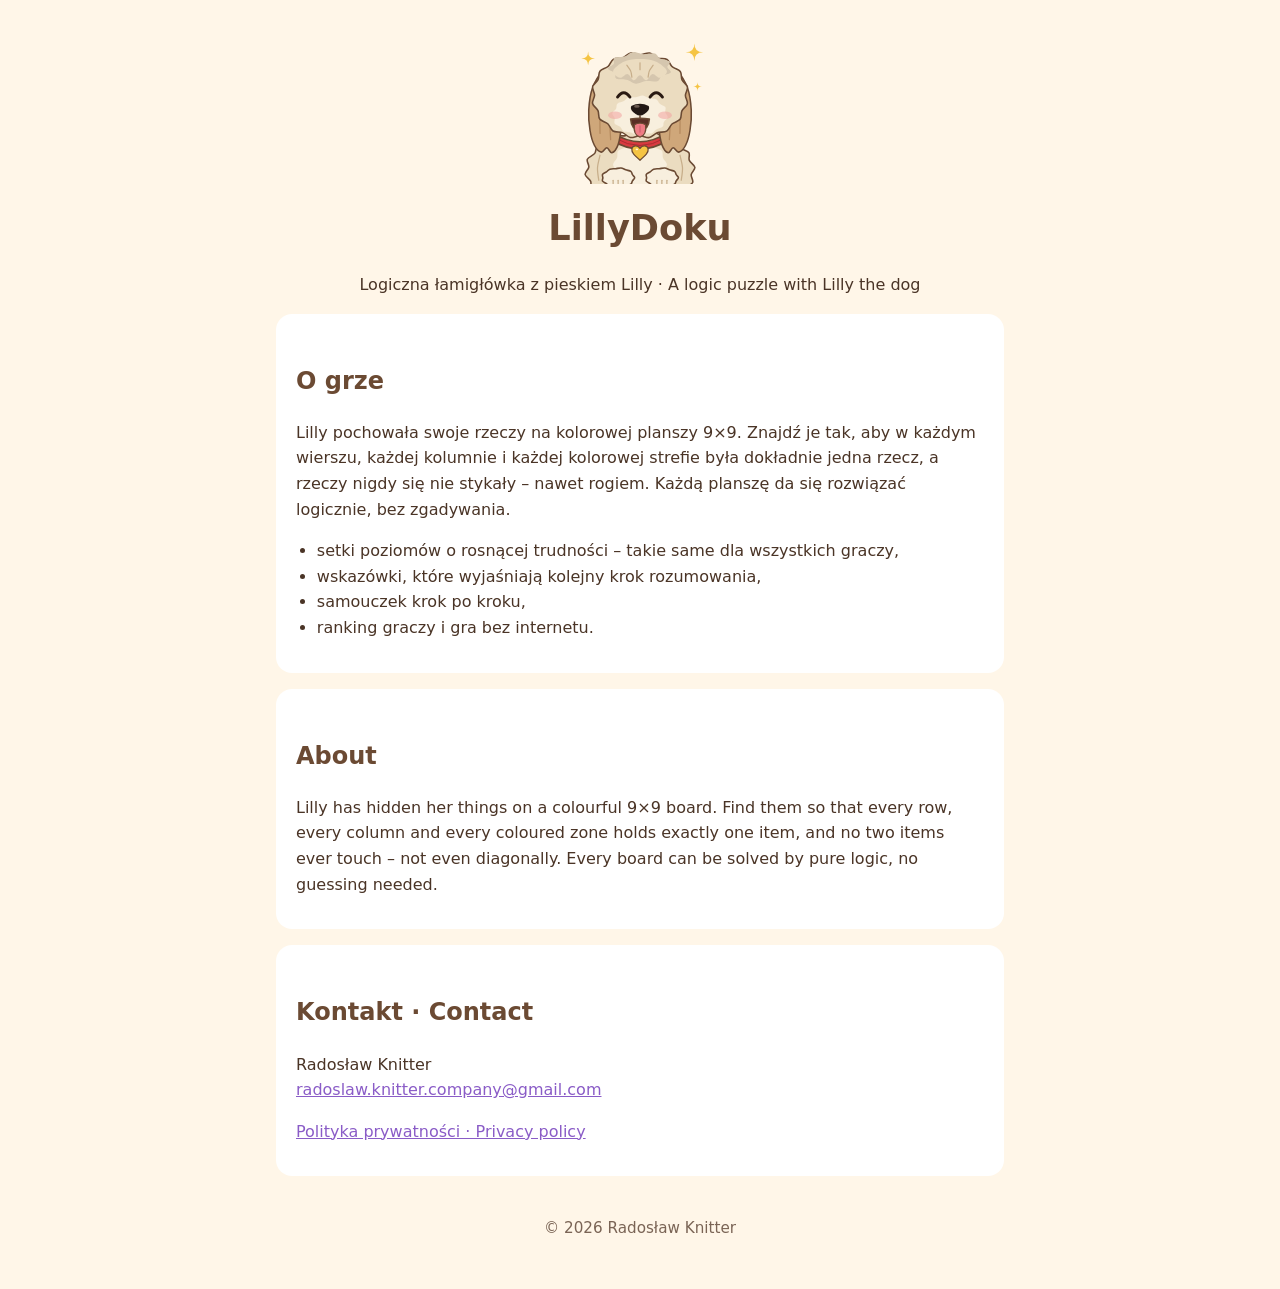
<file: index.html>
<!doctype html>
<html lang="pl">
<head>
  <meta charset="utf-8">
  <meta name="viewport" content="width=device-width, initial-scale=1">
  <title>LillyDoku</title>
  <meta name="description" content="LillyDoku – logiczna łamigłówka z pieskiem Lilly. Znajdź jej rzeczy na kolorowej planszy.">
  <link rel="stylesheet" href="style.css">
</head>
<body>
<main>
  <div class="hero">
    <img src="lilly.svg" alt="Lilly">
    <h1>LillyDoku</h1>
    <p>Logiczna łamigłówka z pieskiem Lilly · A logic puzzle with Lilly the dog</p>
  </div>

  <div class="card">
    <h2>O grze</h2>
    <p>Lilly pochowała swoje rzeczy na kolorowej planszy 9×9. Znajdź je tak, aby w każdym wierszu,
      każdej kolumnie i każdej kolorowej strefie była dokładnie jedna rzecz, a rzeczy nigdy się nie
      stykały – nawet rogiem. Każdą planszę da się rozwiązać logicznie, bez zgadywania.</p>
    <ul>
      <li>setki poziomów o rosnącej trudności – takie same dla wszystkich graczy,</li>
      <li>wskazówki, które wyjaśniają kolejny krok rozumowania,</li>
      <li>samouczek krok po kroku,</li>
      <li>ranking graczy i gra bez internetu.</li>
    </ul>
  </div>

  <div class="card">
    <h2>About</h2>
    <p>Lilly has hidden her things on a colourful 9×9 board. Find them so that every row, every column
      and every coloured zone holds exactly one item, and no two items ever touch – not even diagonally.
      Every board can be solved by pure logic, no guessing needed.</p>
  </div>

  <div class="card">
    <h2>Kontakt · Contact</h2>
    <p>Radosław Knitter<br>
      <a href="mailto:radoslaw.knitter.company@gmail.com">radoslaw.knitter.company@gmail.com</a></p>
    <p><a href="privacy.html">Polityka prywatności · Privacy policy</a></p>
  </div>

  <footer class="muted">© 2026 Radosław Knitter</footer>
</main>
</body>
</html>
</file>
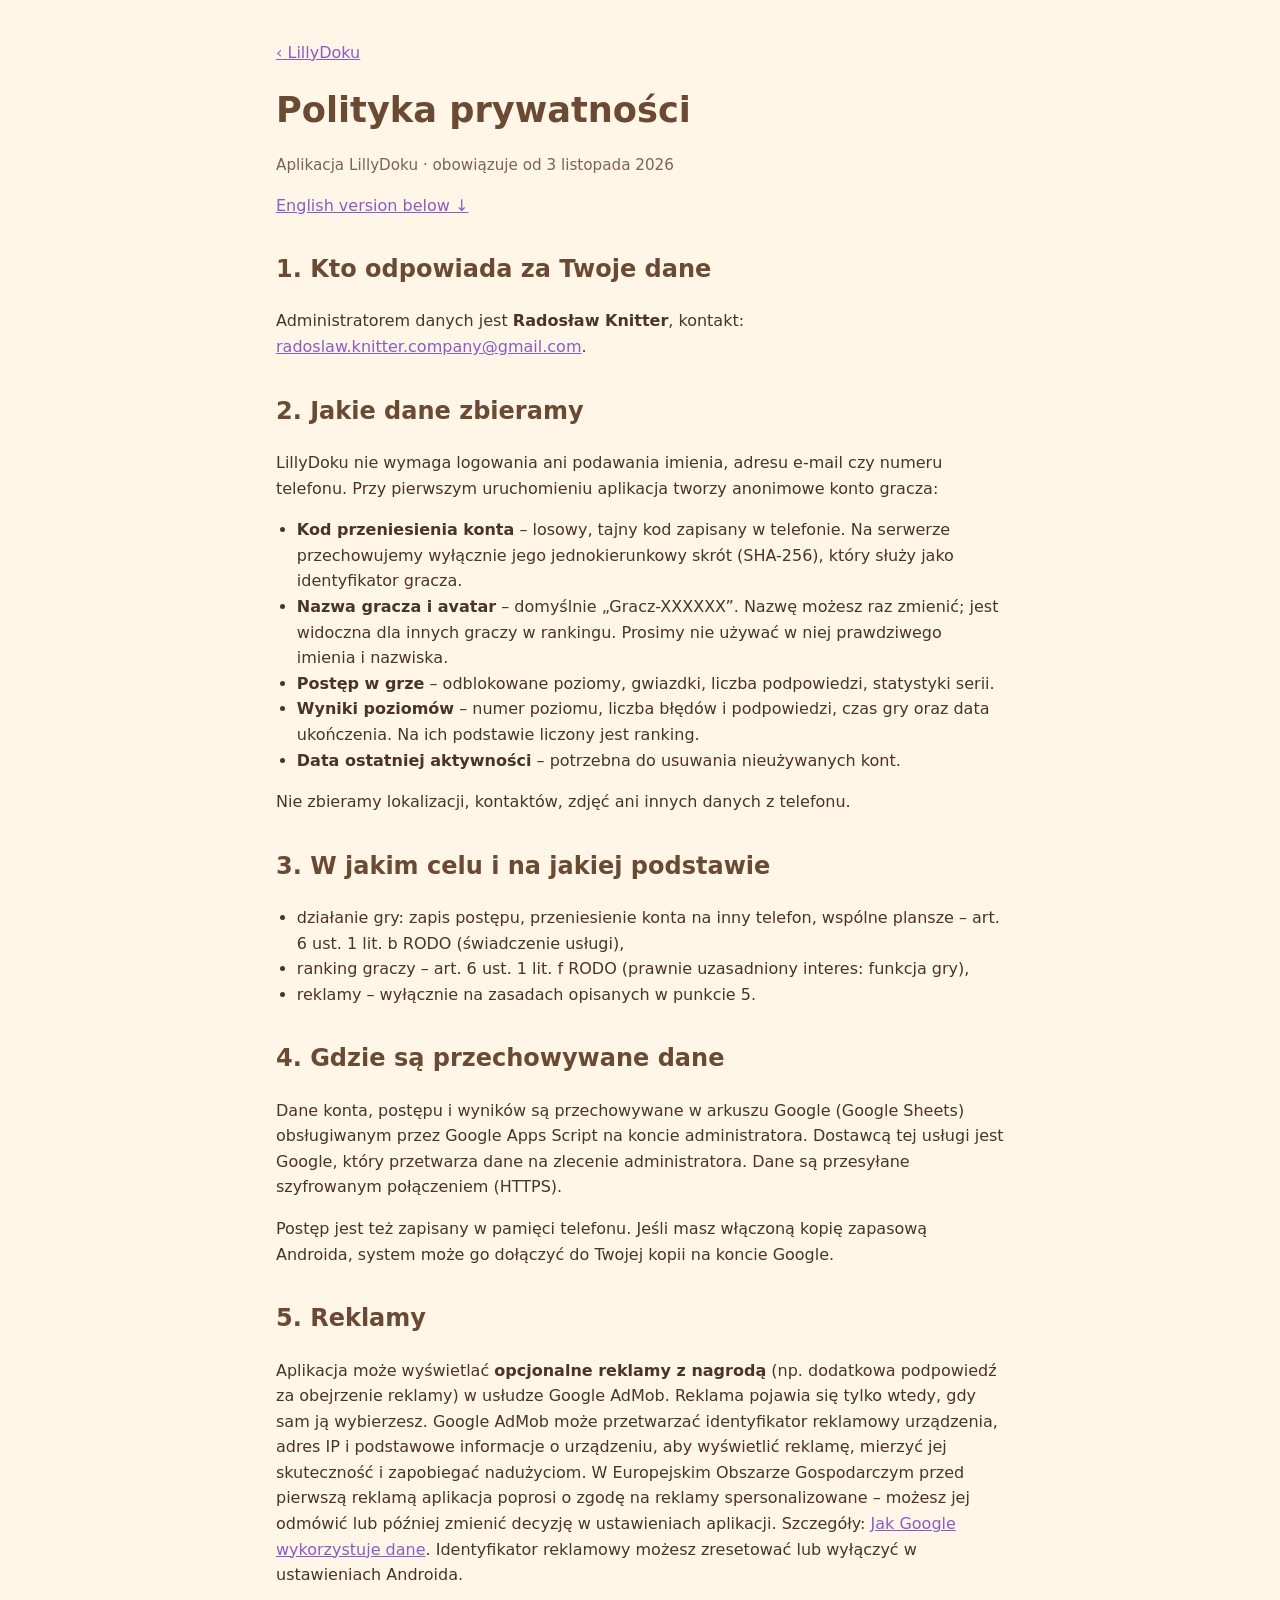
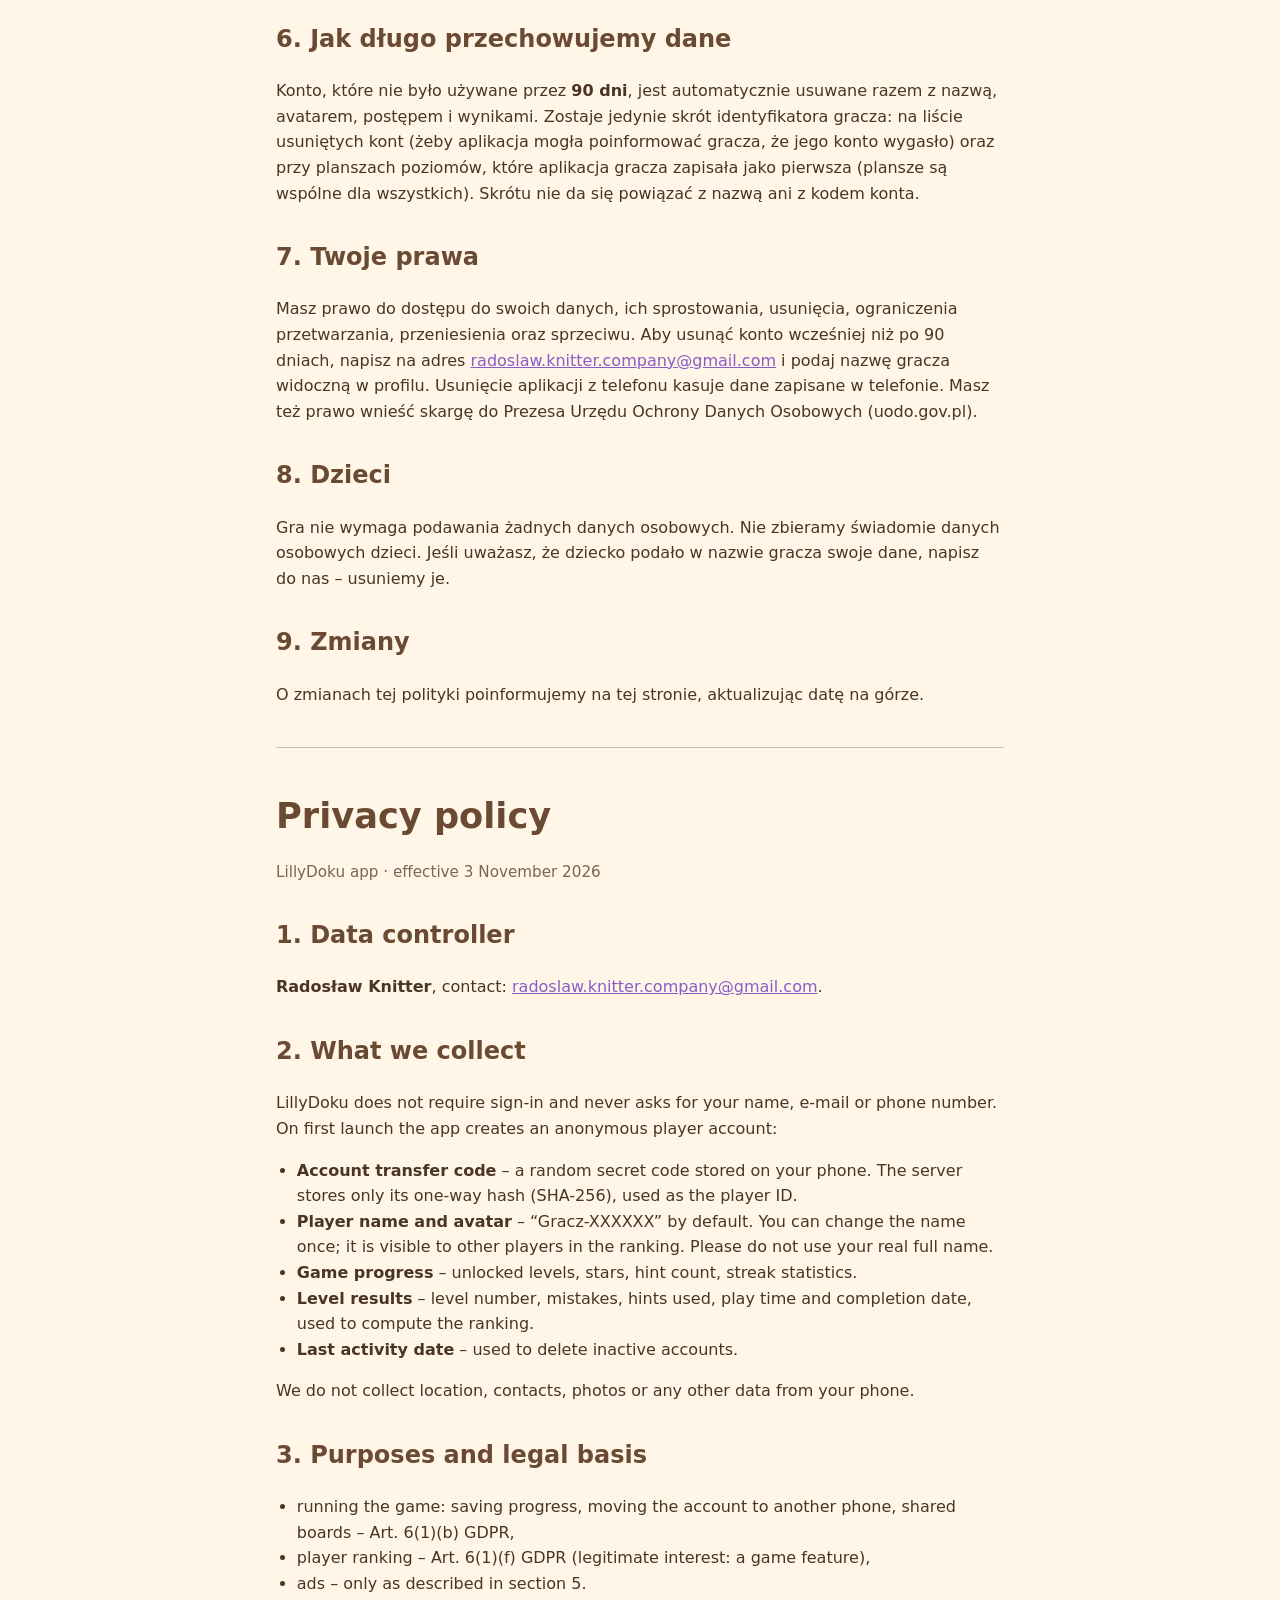
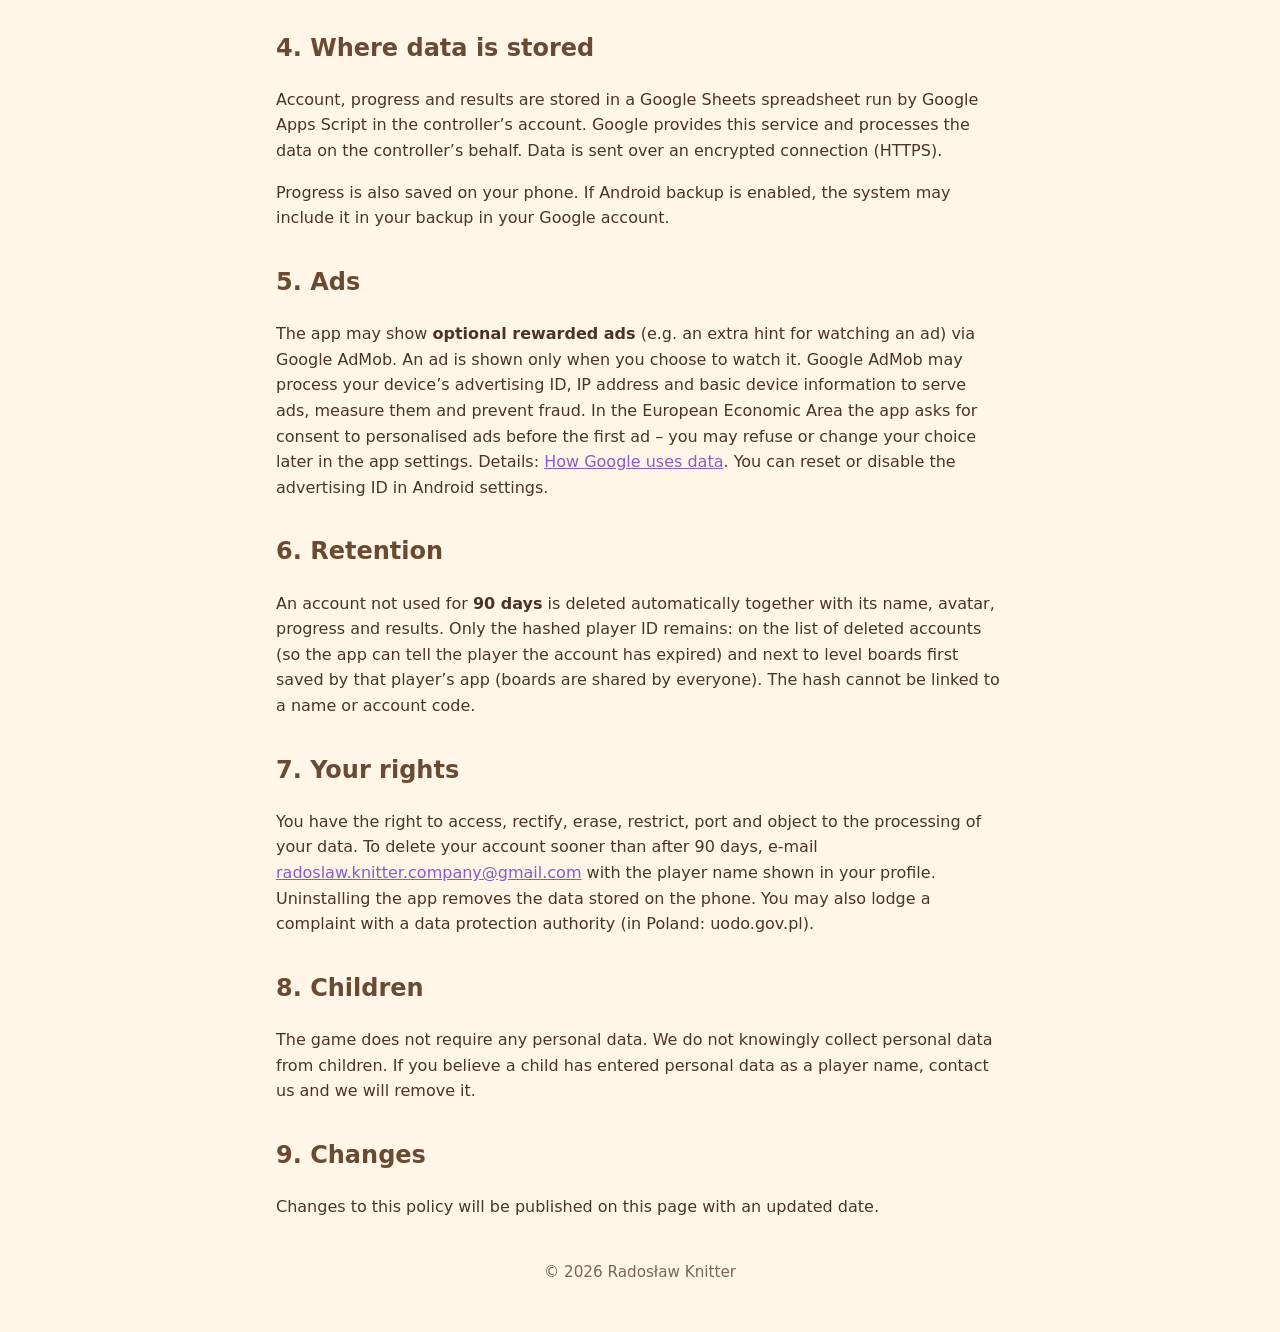
<file: privacy.html>
<!doctype html>
<html lang="pl">
<head>
  <meta charset="utf-8">
  <meta name="viewport" content="width=device-width, initial-scale=1">
  <title>Polityka prywatności – LillyDoku</title>
  <link rel="stylesheet" href="style.css">
</head>
<body>
<main>
  <p><a href="index.html">‹ LillyDoku</a></p>
  <h1>Polityka prywatności</h1>
  <p class="muted">Aplikacja LillyDoku · obowiązuje od 3 listopada 2026</p>
  <p class="lang"><a href="#en">English version below ↓</a></p>

  <h2>1. Kto odpowiada za Twoje dane</h2>
  <p>Administratorem danych jest <strong>Radosław Knitter</strong>, kontakt:
    <a href="mailto:radoslaw.knitter.company@gmail.com">radoslaw.knitter.company@gmail.com</a>.</p>

  <h2>2. Jakie dane zbieramy</h2>
  <p>LillyDoku nie wymaga logowania ani podawania imienia, adresu e-mail czy numeru telefonu.
    Przy pierwszym uruchomieniu aplikacja tworzy anonimowe konto gracza:</p>
  <ul>
    <li><strong>Kod przeniesienia konta</strong> – losowy, tajny kod zapisany w telefonie. Na serwerze
      przechowujemy wyłącznie jego jednokierunkowy skrót (SHA-256), który służy jako identyfikator gracza.</li>
    <li><strong>Nazwa gracza i avatar</strong> – domyślnie „Gracz-XXXXXX”. Nazwę możesz raz zmienić;
      jest widoczna dla innych graczy w rankingu. Prosimy nie używać w niej prawdziwego imienia i nazwiska.</li>
    <li><strong>Postęp w grze</strong> – odblokowane poziomy, gwiazdki, liczba podpowiedzi, statystyki serii.</li>
    <li><strong>Wyniki poziomów</strong> – numer poziomu, liczba błędów i podpowiedzi, czas gry
      oraz data ukończenia. Na ich podstawie liczony jest ranking.</li>
    <li><strong>Data ostatniej aktywności</strong> – potrzebna do usuwania nieużywanych kont.</li>
  </ul>
  <p>Nie zbieramy lokalizacji, kontaktów, zdjęć ani innych danych z telefonu.</p>

  <h2>3. W jakim celu i na jakiej podstawie</h2>
  <ul>
    <li>działanie gry: zapis postępu, przeniesienie konta na inny telefon, wspólne plansze –
      art. 6 ust. 1 lit. b RODO (świadczenie usługi),</li>
    <li>ranking graczy – art. 6 ust. 1 lit. f RODO (prawnie uzasadniony interes: funkcja gry),</li>
    <li>reklamy – wyłącznie na zasadach opisanych w punkcie 5.</li>
  </ul>

  <h2>4. Gdzie są przechowywane dane</h2>
  <p>Dane konta, postępu i wyników są przechowywane w arkuszu Google (Google Sheets) obsługiwanym
    przez Google Apps Script na koncie administratora. Dostawcą tej usługi jest Google, który
    przetwarza dane na zlecenie administratora. Dane są przesyłane szyfrowanym połączeniem (HTTPS).</p>
  <p>Postęp jest też zapisany w pamięci telefonu. Jeśli masz włączoną kopię zapasową Androida,
    system może go dołączyć do Twojej kopii na koncie Google.</p>

  <h2>5. Reklamy</h2>
  <p>Aplikacja może wyświetlać <strong>opcjonalne reklamy z nagrodą</strong> (np. dodatkowa podpowiedź
    za obejrzenie reklamy) w usłudze Google AdMob. Reklama pojawia się tylko wtedy, gdy sam ją wybierzesz.
    Google AdMob może przetwarzać identyfikator reklamowy urządzenia, adres IP i podstawowe informacje
    o urządzeniu, aby wyświetlić reklamę, mierzyć jej skuteczność i zapobiegać nadużyciom.
    W Europejskim Obszarze Gospodarczym przed pierwszą reklamą aplikacja poprosi o zgodę na
    reklamy spersonalizowane – możesz jej odmówić lub później zmienić decyzję w ustawieniach aplikacji.
    Szczegóły: <a href="https://policies.google.com/technologies/partner-sites">Jak Google wykorzystuje dane</a>.
    Identyfikator reklamowy możesz zresetować lub wyłączyć w ustawieniach Androida.</p>

  <h2>6. Jak długo przechowujemy dane</h2>
  <p>Konto, które nie było używane przez <strong>90 dni</strong>, jest automatycznie usuwane razem
    z nazwą, avatarem, postępem i wynikami. Zostaje jedynie skrót identyfikatora gracza: na liście
    usuniętych kont (żeby aplikacja mogła poinformować gracza, że jego konto wygasło) oraz przy
    planszach poziomów, które aplikacja gracza zapisała jako pierwsza (plansze są wspólne dla wszystkich).
    Skrótu nie da się powiązać z nazwą ani z kodem konta.</p>

  <h2>7. Twoje prawa</h2>
  <p>Masz prawo do dostępu do swoich danych, ich sprostowania, usunięcia, ograniczenia przetwarzania,
    przeniesienia oraz sprzeciwu. Aby usunąć konto wcześniej niż po 90 dniach, napisz na adres
    <a href="mailto:radoslaw.knitter.company@gmail.com">radoslaw.knitter.company@gmail.com</a>
    i podaj nazwę gracza widoczną w profilu. Usunięcie aplikacji z telefonu kasuje dane zapisane w telefonie.
    Masz też prawo wnieść skargę do Prezesa Urzędu Ochrony Danych Osobowych (uodo.gov.pl).</p>

  <h2>8. Dzieci</h2>
  <p>Gra nie wymaga podawania żadnych danych osobowych. Nie zbieramy świadomie danych osobowych dzieci.
    Jeśli uważasz, że dziecko podało w nazwie gracza swoje dane, napisz do nas – usuniemy je.</p>

  <h2>9. Zmiany</h2>
  <p>O zmianach tej polityki poinformujemy na tej stronie, aktualizując datę na górze.</p>

  <hr>

  <h1 id="en">Privacy policy</h1>
  <p class="muted">LillyDoku app · effective 3 November 2026</p>

  <h2>1. Data controller</h2>
  <p><strong>Radosław Knitter</strong>, contact:
    <a href="mailto:radoslaw.knitter.company@gmail.com">radoslaw.knitter.company@gmail.com</a>.</p>

  <h2>2. What we collect</h2>
  <p>LillyDoku does not require sign-in and never asks for your name, e-mail or phone number.
    On first launch the app creates an anonymous player account:</p>
  <ul>
    <li><strong>Account transfer code</strong> – a random secret code stored on your phone. The server stores
      only its one-way hash (SHA-256), used as the player ID.</li>
    <li><strong>Player name and avatar</strong> – “Gracz-XXXXXX” by default. You can change the name once;
      it is visible to other players in the ranking. Please do not use your real full name.</li>
    <li><strong>Game progress</strong> – unlocked levels, stars, hint count, streak statistics.</li>
    <li><strong>Level results</strong> – level number, mistakes, hints used, play time and completion date,
      used to compute the ranking.</li>
    <li><strong>Last activity date</strong> – used to delete inactive accounts.</li>
  </ul>
  <p>We do not collect location, contacts, photos or any other data from your phone.</p>

  <h2>3. Purposes and legal basis</h2>
  <ul>
    <li>running the game: saving progress, moving the account to another phone, shared boards –
      Art. 6(1)(b) GDPR,</li>
    <li>player ranking – Art. 6(1)(f) GDPR (legitimate interest: a game feature),</li>
    <li>ads – only as described in section 5.</li>
  </ul>

  <h2>4. Where data is stored</h2>
  <p>Account, progress and results are stored in a Google Sheets spreadsheet run by Google Apps Script
    in the controller’s account. Google provides this service and processes the data on the controller’s
    behalf. Data is sent over an encrypted connection (HTTPS).</p>
  <p>Progress is also saved on your phone. If Android backup is enabled, the system may include it
    in your backup in your Google account.</p>

  <h2>5. Ads</h2>
  <p>The app may show <strong>optional rewarded ads</strong> (e.g. an extra hint for watching an ad) via
    Google AdMob. An ad is shown only when you choose to watch it. Google AdMob may process your device’s
    advertising ID, IP address and basic device information to serve ads, measure them and prevent fraud.
    In the European Economic Area the app asks for consent to personalised ads before the first ad –
    you may refuse or change your choice later in the app settings.
    Details: <a href="https://policies.google.com/technologies/partner-sites">How Google uses data</a>.
    You can reset or disable the advertising ID in Android settings.</p>

  <h2>6. Retention</h2>
  <p>An account not used for <strong>90 days</strong> is deleted automatically together with its name,
    avatar, progress and results. Only the hashed player ID remains: on the list of deleted accounts
    (so the app can tell the player the account has expired) and next to level boards first saved by that
    player’s app (boards are shared by everyone). The hash cannot be linked to a name or account code.</p>

  <h2>7. Your rights</h2>
  <p>You have the right to access, rectify, erase, restrict, port and object to the processing of your data.
    To delete your account sooner than after 90 days, e-mail
    <a href="mailto:radoslaw.knitter.company@gmail.com">radoslaw.knitter.company@gmail.com</a>
    with the player name shown in your profile. Uninstalling the app removes the data stored on the phone.
    You may also lodge a complaint with a data protection authority (in Poland: uodo.gov.pl).</p>

  <h2>8. Children</h2>
  <p>The game does not require any personal data. We do not knowingly collect personal data from children.
    If you believe a child has entered personal data as a player name, contact us and we will remove it.</p>

  <h2>9. Changes</h2>
  <p>Changes to this policy will be published on this page with an updated date.</p>

  <footer class="muted">© 2026 Radosław Knitter</footer>
</main>
</body>
</html>
</file>
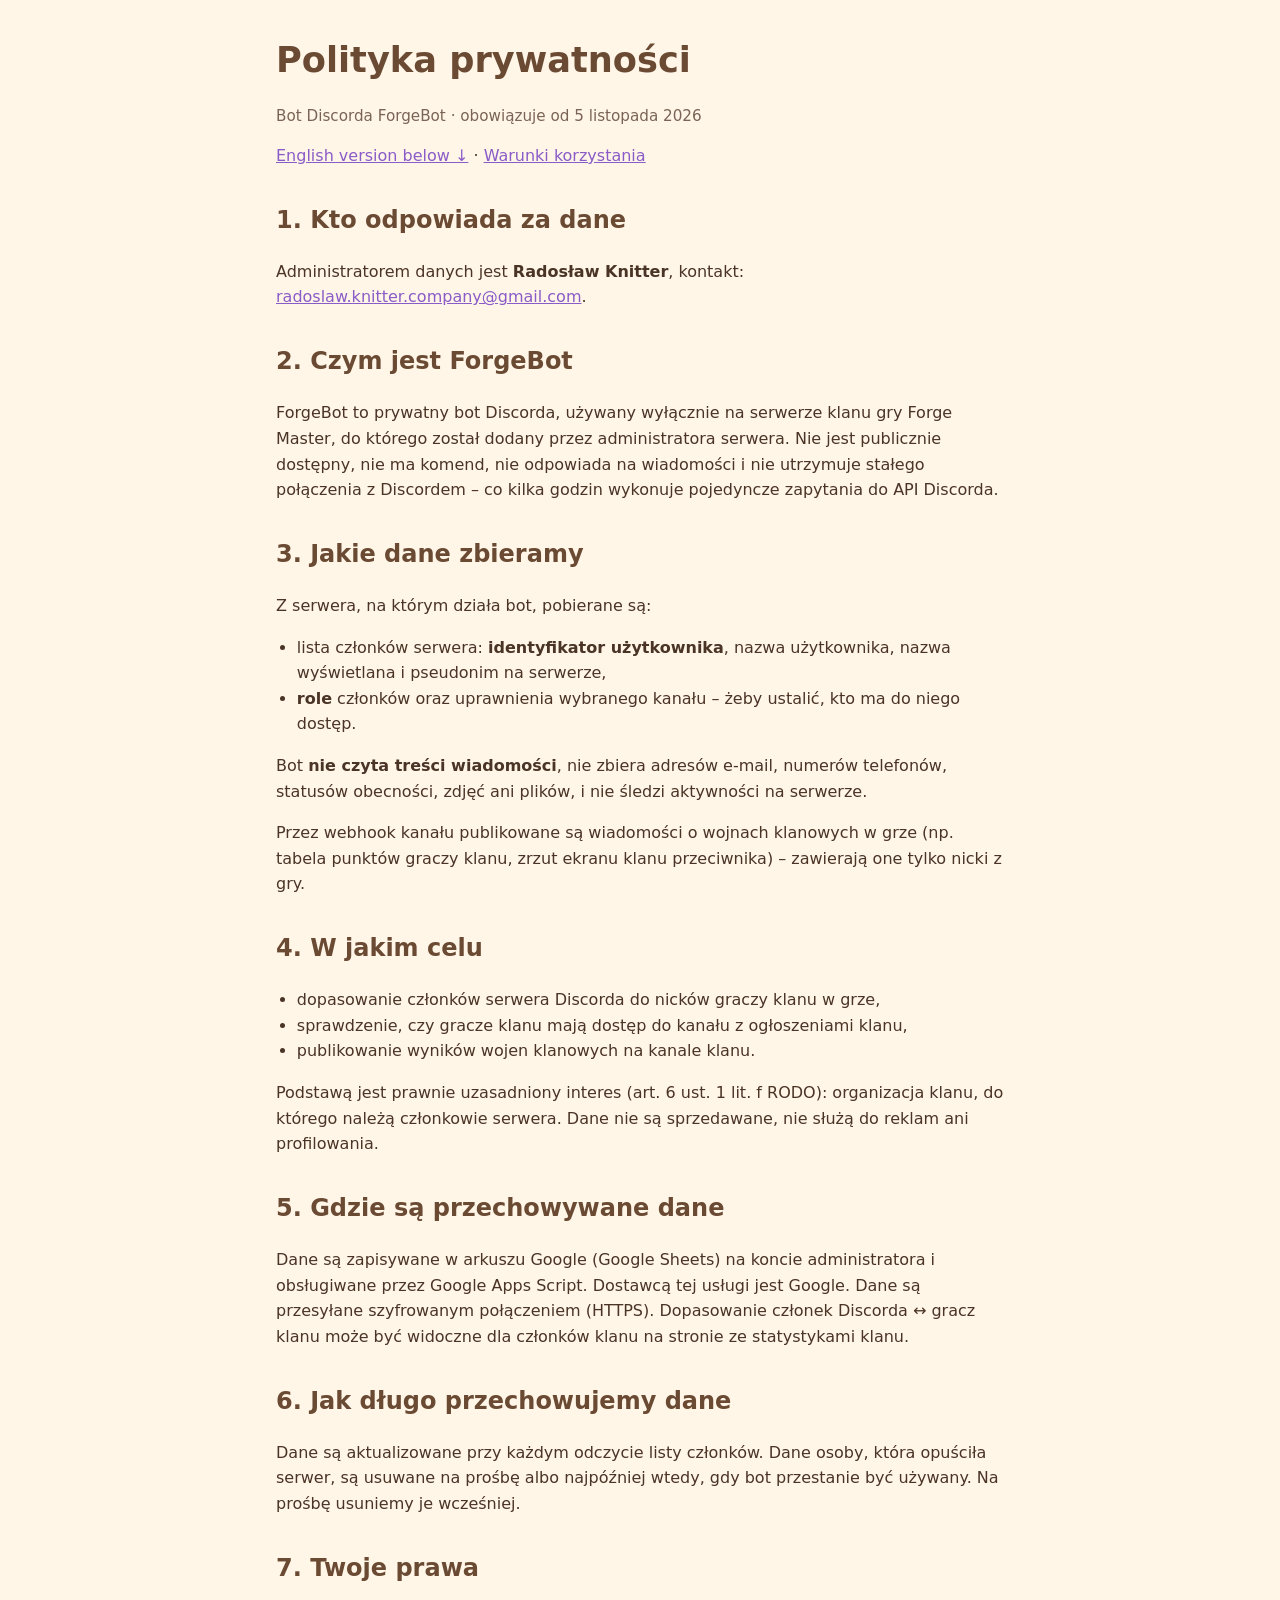
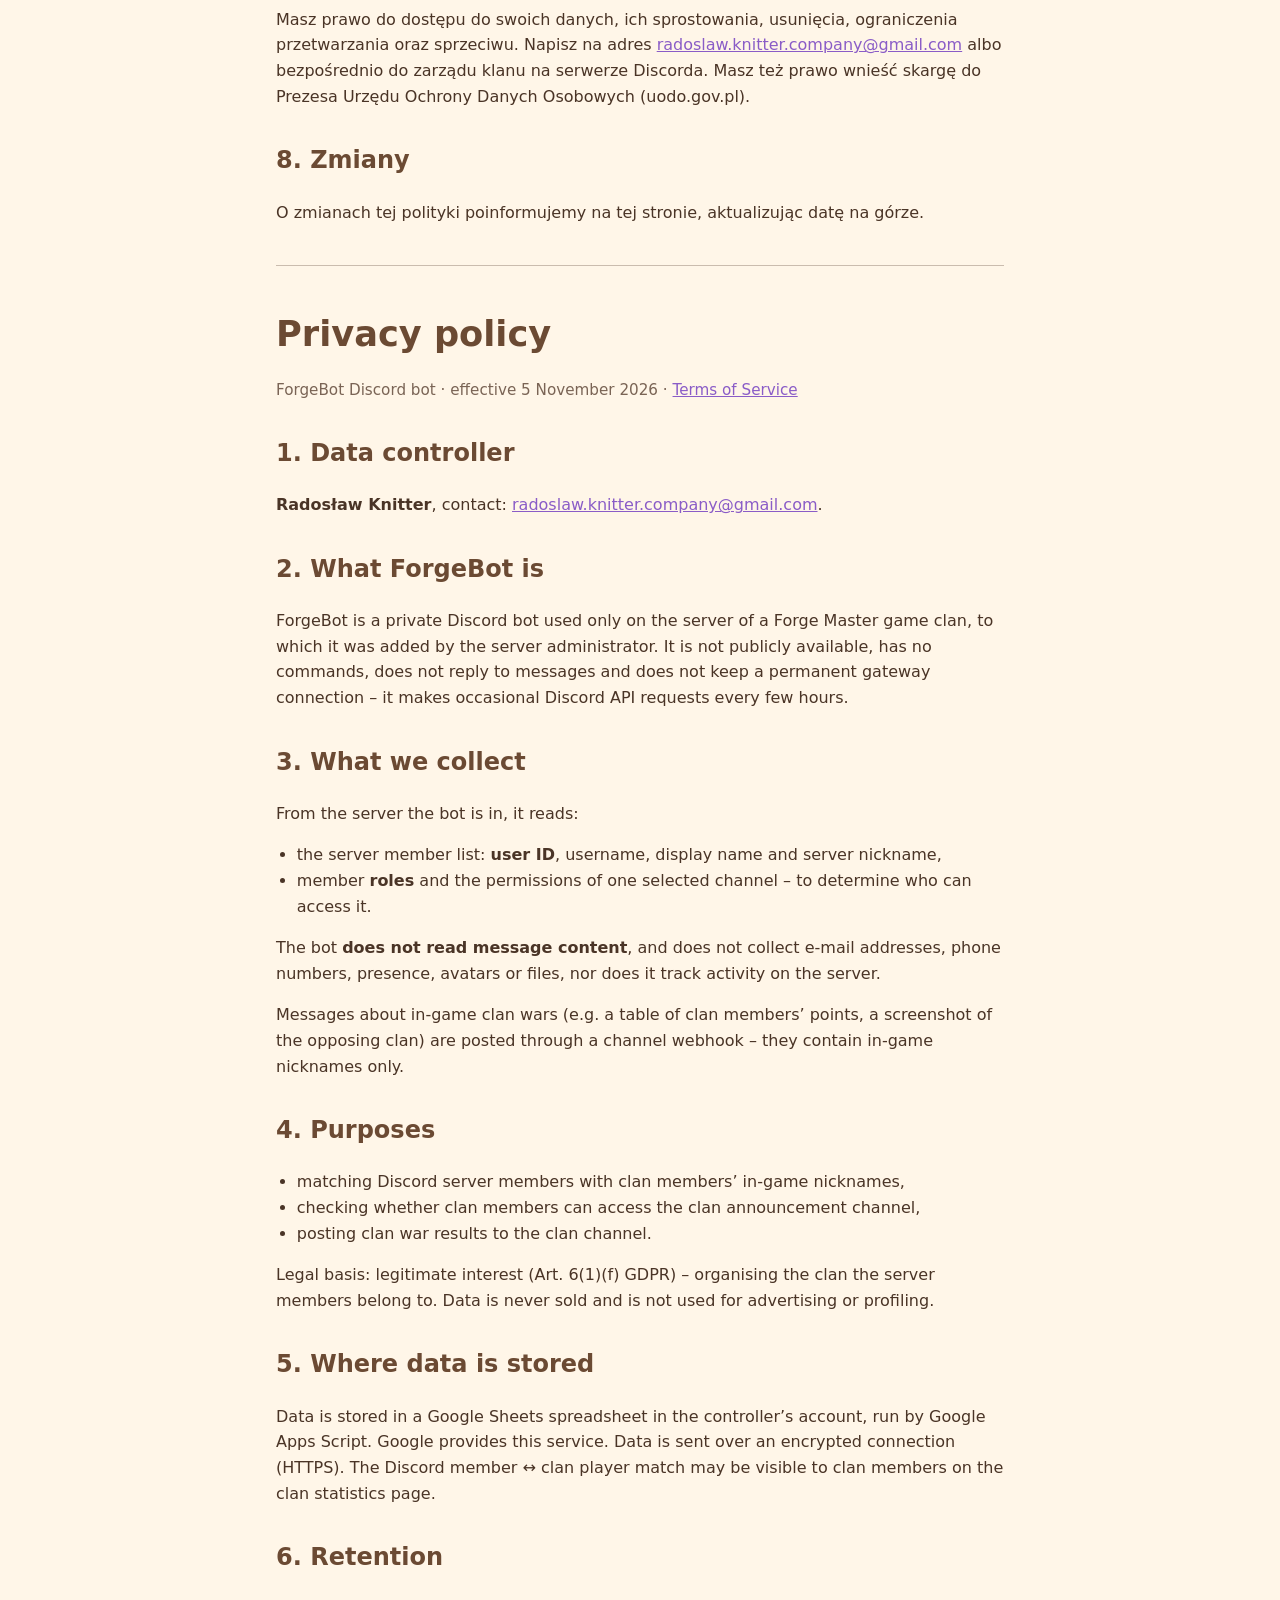
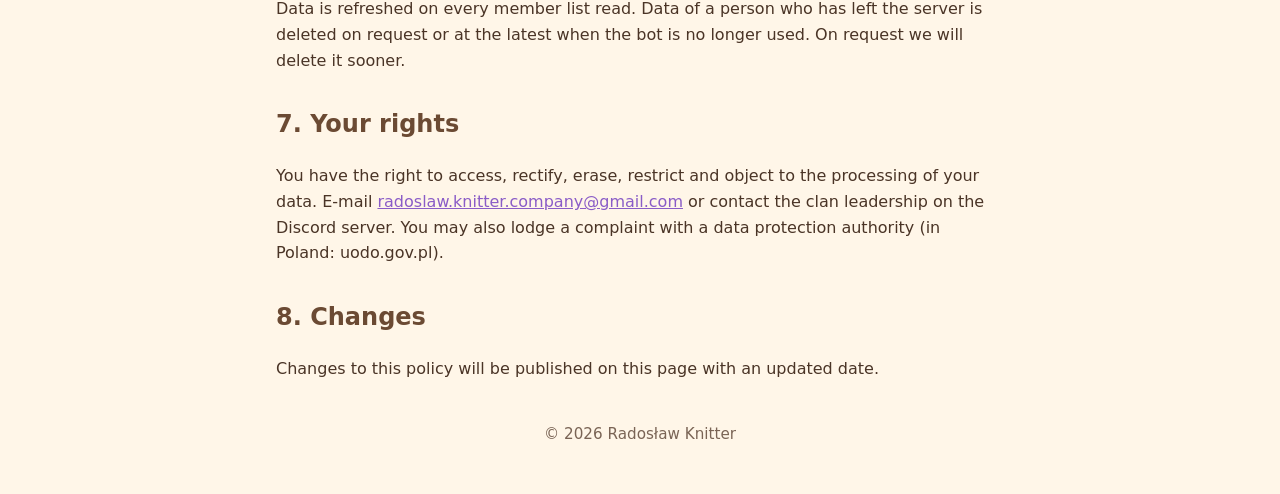
<file: forgebot/privacy.html>
<!doctype html>
<html lang="pl">
<head>
  <meta charset="utf-8">
  <meta name="viewport" content="width=device-width, initial-scale=1">
  <meta name="robots" content="noindex">
  <title>Polityka prywatności – ForgeBot</title>
  <link rel="stylesheet" href="../style.css">
</head>
<body>
<main>
  <h1>Polityka prywatności</h1>
  <p class="muted">Bot Discorda ForgeBot · obowiązuje od 5 listopada 2026</p>
  <p class="lang"><a href="#en">English version below ↓</a> · <a href="terms.html">Warunki korzystania</a></p>

  <h2>1. Kto odpowiada za dane</h2>
  <p>Administratorem danych jest <strong>Radosław Knitter</strong>, kontakt:
    <a href="mailto:radoslaw.knitter.company@gmail.com">radoslaw.knitter.company@gmail.com</a>.</p>

  <h2>2. Czym jest ForgeBot</h2>
  <p>ForgeBot to prywatny bot Discorda, używany wyłącznie na serwerze klanu gry Forge Master, do którego
    został dodany przez administratora serwera. Nie jest publicznie dostępny, nie ma komend, nie odpowiada
    na wiadomości i nie utrzymuje stałego połączenia z Discordem – co kilka godzin wykonuje pojedyncze
    zapytania do API Discorda.</p>

  <h2>3. Jakie dane zbieramy</h2>
  <p>Z serwera, na którym działa bot, pobierane są:</p>
  <ul>
    <li>lista członków serwera: <strong>identyfikator użytkownika</strong>, nazwa użytkownika,
      nazwa wyświetlana i pseudonim na serwerze,</li>
    <li><strong>role</strong> członków oraz uprawnienia wybranego kanału – żeby ustalić, kto ma do niego dostęp.</li>
  </ul>
  <p>Bot <strong>nie czyta treści wiadomości</strong>, nie zbiera adresów e-mail, numerów telefonów,
    statusów obecności, zdjęć ani plików, i nie śledzi aktywności na serwerze.</p>
  <p>Przez webhook kanału publikowane są wiadomości o wojnach klanowych w grze (np. tabela punktów graczy
    klanu, zrzut ekranu klanu przeciwnika) – zawierają one tylko nicki z gry.</p>

  <h2>4. W jakim celu</h2>
  <ul>
    <li>dopasowanie członków serwera Discorda do nicków graczy klanu w grze,</li>
    <li>sprawdzenie, czy gracze klanu mają dostęp do kanału z ogłoszeniami klanu,</li>
    <li>publikowanie wyników wojen klanowych na kanale klanu.</li>
  </ul>
  <p>Podstawą jest prawnie uzasadniony interes (art. 6 ust. 1 lit. f RODO): organizacja klanu,
    do którego należą członkowie serwera. Dane nie są sprzedawane, nie służą do reklam ani profilowania.</p>

  <h2>5. Gdzie są przechowywane dane</h2>
  <p>Dane są zapisywane w arkuszu Google (Google Sheets) na koncie administratora i obsługiwane przez
    Google Apps Script. Dostawcą tej usługi jest Google. Dane są przesyłane szyfrowanym połączeniem (HTTPS).
    Dopasowanie członek Discorda ↔ gracz klanu może być widoczne dla członków klanu na stronie ze statystykami klanu.</p>

  <h2>6. Jak długo przechowujemy dane</h2>
  <p>Dane są aktualizowane przy każdym odczycie listy członków. Dane osoby, która opuściła serwer,
    są usuwane na prośbę albo najpóźniej wtedy, gdy bot przestanie być używany. Na prośbę usuniemy je wcześniej.</p>

  <h2>7. Twoje prawa</h2>
  <p>Masz prawo do dostępu do swoich danych, ich sprostowania, usunięcia, ograniczenia przetwarzania
    oraz sprzeciwu. Napisz na adres
    <a href="mailto:radoslaw.knitter.company@gmail.com">radoslaw.knitter.company@gmail.com</a>
    albo bezpośrednio do zarządu klanu na serwerze Discorda. Masz też prawo wnieść skargę do Prezesa
    Urzędu Ochrony Danych Osobowych (uodo.gov.pl).</p>

  <h2>8. Zmiany</h2>
  <p>O zmianach tej polityki poinformujemy na tej stronie, aktualizując datę na górze.</p>

  <hr>

  <h1 id="en">Privacy policy</h1>
  <p class="muted">ForgeBot Discord bot · effective 5 November 2026 · <a href="terms.html#en">Terms of Service</a></p>

  <h2>1. Data controller</h2>
  <p><strong>Radosław Knitter</strong>, contact:
    <a href="mailto:radoslaw.knitter.company@gmail.com">radoslaw.knitter.company@gmail.com</a>.</p>

  <h2>2. What ForgeBot is</h2>
  <p>ForgeBot is a private Discord bot used only on the server of a Forge Master game clan, to which it was
    added by the server administrator. It is not publicly available, has no commands, does not reply to
    messages and does not keep a permanent gateway connection – it makes occasional Discord API requests
    every few hours.</p>

  <h2>3. What we collect</h2>
  <p>From the server the bot is in, it reads:</p>
  <ul>
    <li>the server member list: <strong>user ID</strong>, username, display name and server nickname,</li>
    <li>member <strong>roles</strong> and the permissions of one selected channel – to determine who can access it.</li>
  </ul>
  <p>The bot <strong>does not read message content</strong>, and does not collect e-mail addresses, phone numbers,
    presence, avatars or files, nor does it track activity on the server.</p>
  <p>Messages about in-game clan wars (e.g. a table of clan members’ points, a screenshot of the opposing clan)
    are posted through a channel webhook – they contain in-game nicknames only.</p>

  <h2>4. Purposes</h2>
  <ul>
    <li>matching Discord server members with clan members’ in-game nicknames,</li>
    <li>checking whether clan members can access the clan announcement channel,</li>
    <li>posting clan war results to the clan channel.</li>
  </ul>
  <p>Legal basis: legitimate interest (Art. 6(1)(f) GDPR) – organising the clan the server members belong to.
    Data is never sold and is not used for advertising or profiling.</p>

  <h2>5. Where data is stored</h2>
  <p>Data is stored in a Google Sheets spreadsheet in the controller’s account, run by Google Apps Script.
    Google provides this service. Data is sent over an encrypted connection (HTTPS). The Discord member ↔ clan
    player match may be visible to clan members on the clan statistics page.</p>

  <h2>6. Retention</h2>
  <p>Data is refreshed on every member list read. Data of a person who has left the server is deleted on request
    or at the latest when the bot is no longer used. On request we will delete it sooner.</p>

  <h2>7. Your rights</h2>
  <p>You have the right to access, rectify, erase, restrict and object to the processing of your data.
    E-mail <a href="mailto:radoslaw.knitter.company@gmail.com">radoslaw.knitter.company@gmail.com</a>
    or contact the clan leadership on the Discord server. You may also lodge a complaint with a data protection
    authority (in Poland: uodo.gov.pl).</p>

  <h2>8. Changes</h2>
  <p>Changes to this policy will be published on this page with an updated date.</p>

  <footer class="muted">© 2026 Radosław Knitter</footer>
</main>
</body>
</html>
</file>
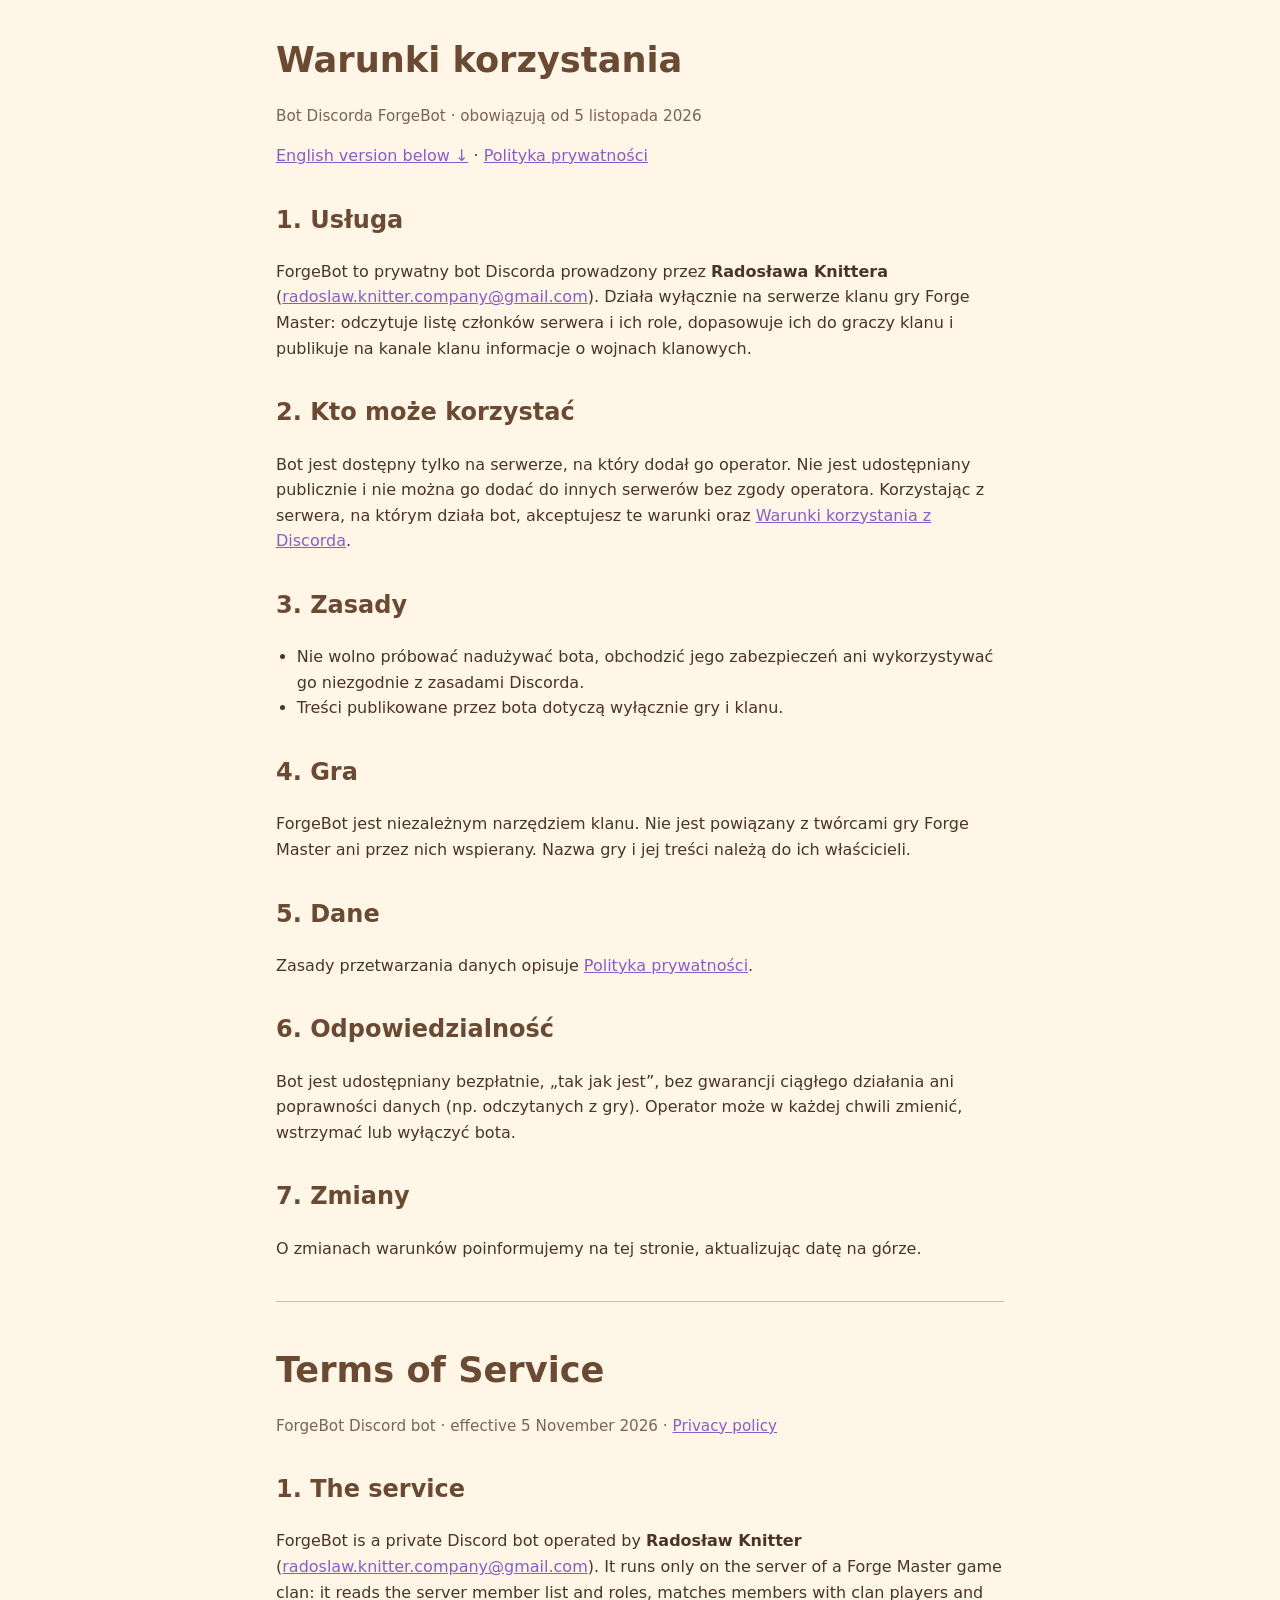
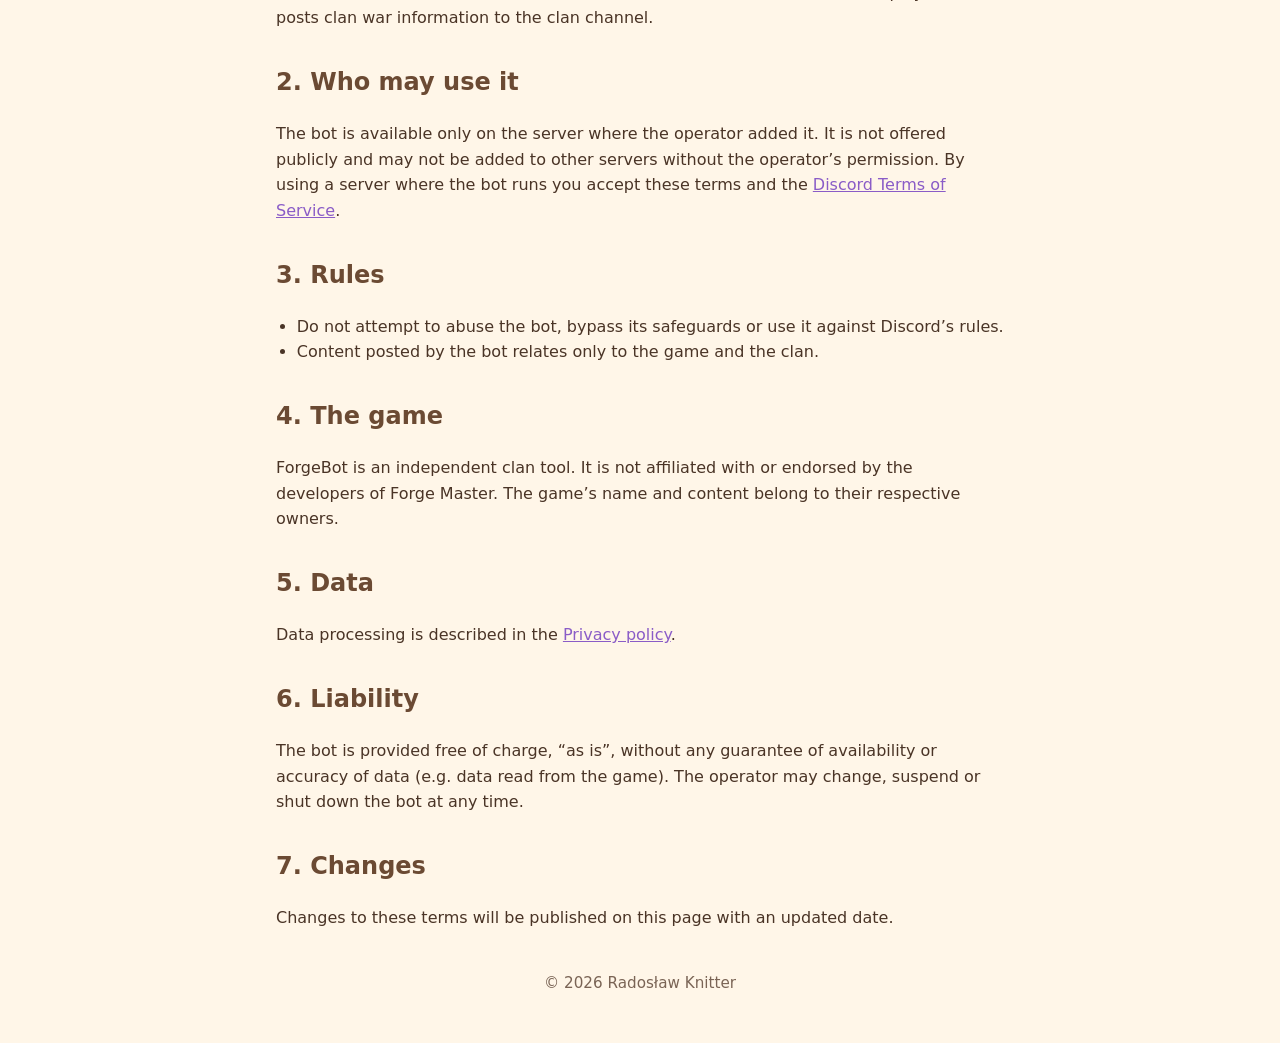
<file: forgebot/terms.html>
<!doctype html>
<html lang="pl">
<head>
  <meta charset="utf-8">
  <meta name="viewport" content="width=device-width, initial-scale=1">
  <meta name="robots" content="noindex">
  <title>Warunki korzystania – ForgeBot</title>
  <link rel="stylesheet" href="../style.css">
</head>
<body>
<main>
  <h1>Warunki korzystania</h1>
  <p class="muted">Bot Discorda ForgeBot · obowiązują od 5 listopada 2026</p>
  <p class="lang"><a href="#en">English version below ↓</a> · <a href="privacy.html">Polityka prywatności</a></p>

  <h2>1. Usługa</h2>
  <p>ForgeBot to prywatny bot Discorda prowadzony przez <strong>Radosława Knittera</strong>
    (<a href="mailto:radoslaw.knitter.company@gmail.com">radoslaw.knitter.company@gmail.com</a>).
    Działa wyłącznie na serwerze klanu gry Forge Master: odczytuje listę członków serwera i ich role,
    dopasowuje ich do graczy klanu i publikuje na kanale klanu informacje o wojnach klanowych.</p>

  <h2>2. Kto może korzystać</h2>
  <p>Bot jest dostępny tylko na serwerze, na który dodał go operator. Nie jest udostępniany publicznie
    i nie można go dodać do innych serwerów bez zgody operatora. Korzystając z serwera, na którym działa bot,
    akceptujesz te warunki oraz <a href="https://discord.com/terms">Warunki korzystania z Discorda</a>.</p>

  <h2>3. Zasady</h2>
  <ul>
    <li>Nie wolno próbować nadużywać bota, obchodzić jego zabezpieczeń ani wykorzystywać go niezgodnie
      z zasadami Discorda.</li>
    <li>Treści publikowane przez bota dotyczą wyłącznie gry i klanu.</li>
  </ul>

  <h2>4. Gra</h2>
  <p>ForgeBot jest niezależnym narzędziem klanu. Nie jest powiązany z twórcami gry Forge Master
    ani przez nich wspierany. Nazwa gry i jej treści należą do ich właścicieli.</p>

  <h2>5. Dane</h2>
  <p>Zasady przetwarzania danych opisuje <a href="privacy.html">Polityka prywatności</a>.</p>

  <h2>6. Odpowiedzialność</h2>
  <p>Bot jest udostępniany bezpłatnie, „tak jak jest”, bez gwarancji ciągłego działania ani poprawności
    danych (np. odczytanych z gry). Operator może w każdej chwili zmienić, wstrzymać lub wyłączyć bota.</p>

  <h2>7. Zmiany</h2>
  <p>O zmianach warunków poinformujemy na tej stronie, aktualizując datę na górze.</p>

  <hr>

  <h1 id="en">Terms of Service</h1>
  <p class="muted">ForgeBot Discord bot · effective 5 November 2026 · <a href="privacy.html#en">Privacy policy</a></p>

  <h2>1. The service</h2>
  <p>ForgeBot is a private Discord bot operated by <strong>Radosław Knitter</strong>
    (<a href="mailto:radoslaw.knitter.company@gmail.com">radoslaw.knitter.company@gmail.com</a>).
    It runs only on the server of a Forge Master game clan: it reads the server member list and roles,
    matches members with clan players and posts clan war information to the clan channel.</p>

  <h2>2. Who may use it</h2>
  <p>The bot is available only on the server where the operator added it. It is not offered publicly and may not
    be added to other servers without the operator’s permission. By using a server where the bot runs you accept
    these terms and the <a href="https://discord.com/terms">Discord Terms of Service</a>.</p>

  <h2>3. Rules</h2>
  <ul>
    <li>Do not attempt to abuse the bot, bypass its safeguards or use it against Discord’s rules.</li>
    <li>Content posted by the bot relates only to the game and the clan.</li>
  </ul>

  <h2>4. The game</h2>
  <p>ForgeBot is an independent clan tool. It is not affiliated with or endorsed by the developers of Forge Master.
    The game’s name and content belong to their respective owners.</p>

  <h2>5. Data</h2>
  <p>Data processing is described in the <a href="privacy.html#en">Privacy policy</a>.</p>

  <h2>6. Liability</h2>
  <p>The bot is provided free of charge, “as is”, without any guarantee of availability or accuracy of data
    (e.g. data read from the game). The operator may change, suspend or shut down the bot at any time.</p>

  <h2>7. Changes</h2>
  <p>Changes to these terms will be published on this page with an updated date.</p>

  <footer class="muted">© 2026 Radosław Knitter</footer>
</main>
</body>
</html>
</file>
<file: style.css>
:root {
  --bg: #fff6e8;
  --card: #ffffff;
  --text: #4a3426;
  --muted: #7a6455;
  --accent: #6b4a33;
  --link: #8a5cc7;
}
@media (prefers-color-scheme: dark) {
  :root {
    --bg: #2a211b;
    --card: #362b23;
    --text: #f3e6d6;
    --muted: #c4b19f;
    --accent: #e8c9a6;
    --link: #c9a8f0;
  }
}
* { box-sizing: border-box; }
body {
  margin: 0;
  background: var(--bg);
  color: var(--text);
  font: 16px/1.6 system-ui, -apple-system, "Segoe UI", Roboto, sans-serif;
}
main { max-width: 760px; margin: 0 auto; padding: 24px 16px 48px; }
h1 { color: var(--accent); font-size: 2.2rem; margin: 8px 0 4px; }
h2 { color: var(--accent); margin-top: 2rem; }
h3 { margin-top: 1.4rem; }
a { color: var(--link); }
.card { background: var(--card); border-radius: 16px; padding: 16px 20px; margin: 16px 0; }
.muted { color: var(--muted); font-size: 0.95rem; }
.lang { margin: 8px 0 24px; }
.hero { text-align: center; }
.hero img { width: 160px; height: 160px; }
ul { padding-left: 1.3rem; }
hr { border: none; border-top: 1px solid var(--muted); opacity: 0.4; margin: 40px 0; }
footer { text-align: center; margin-top: 40px; }
</file>
